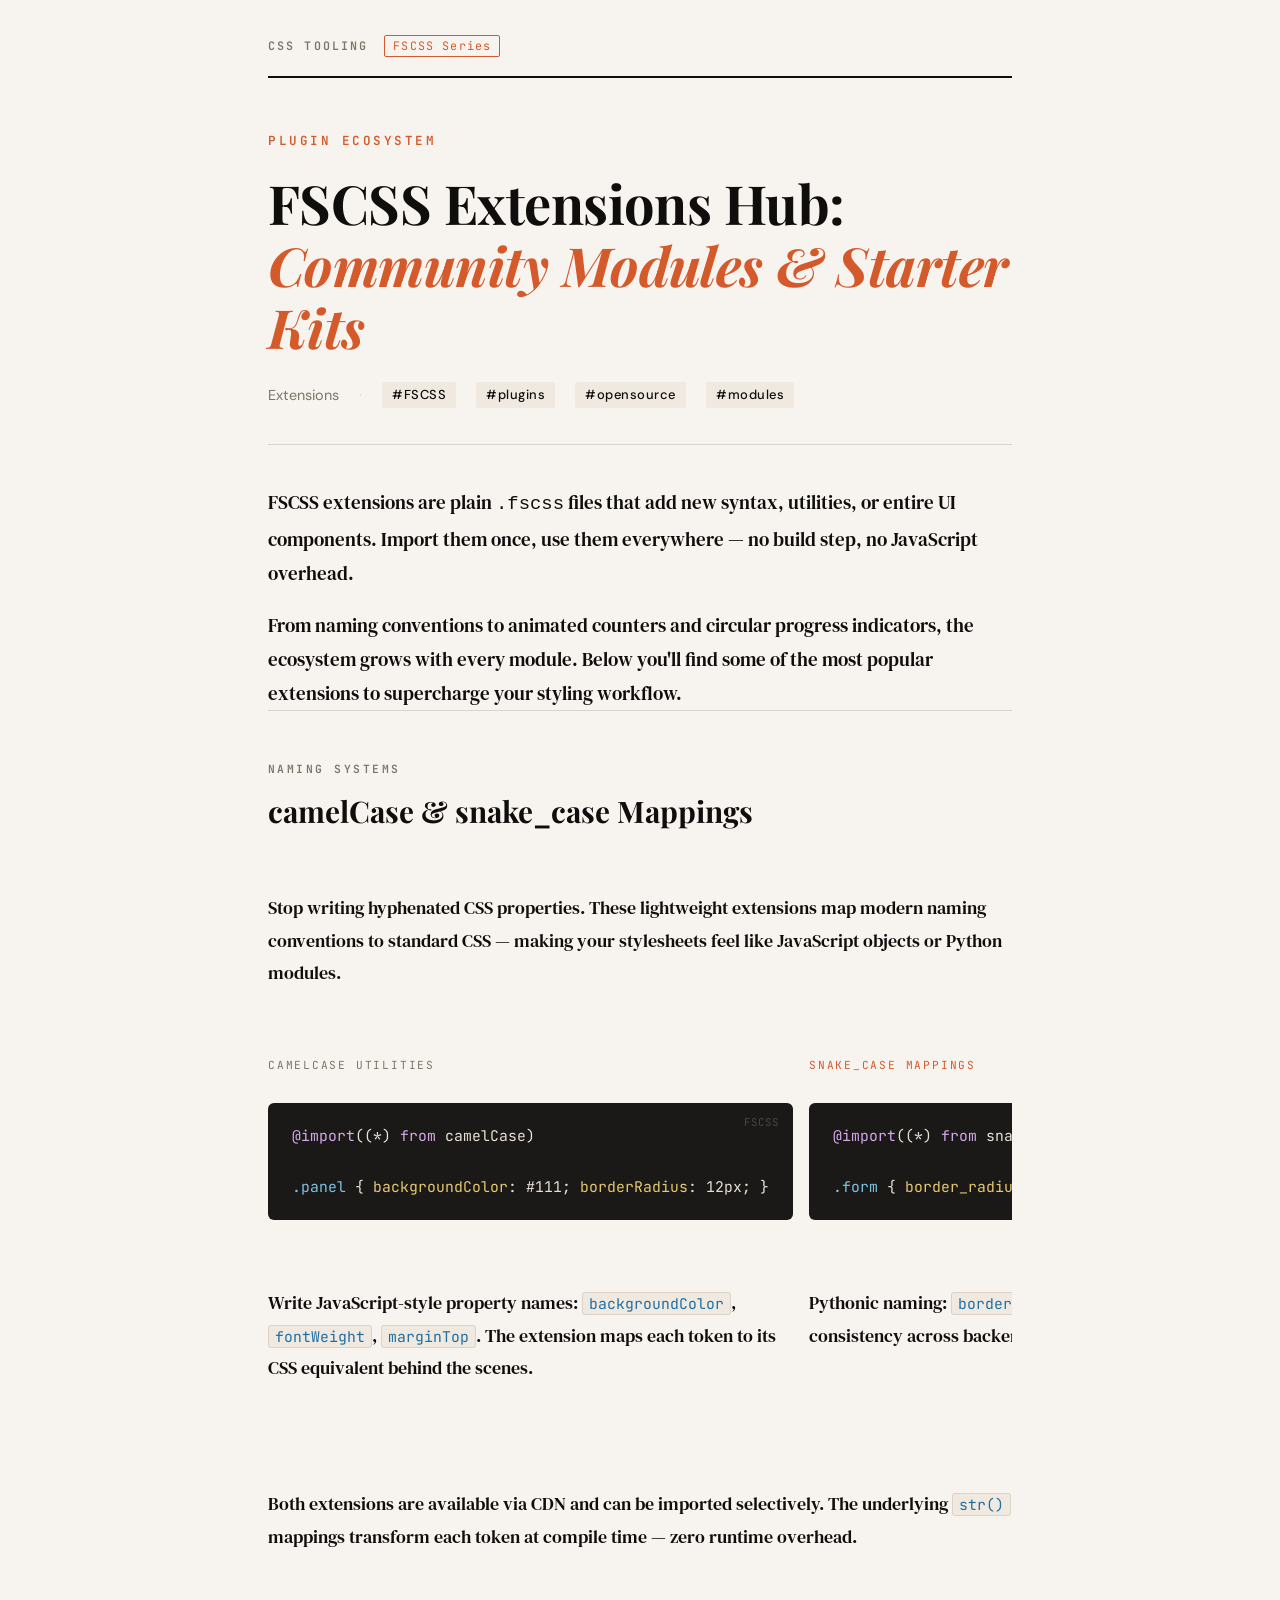
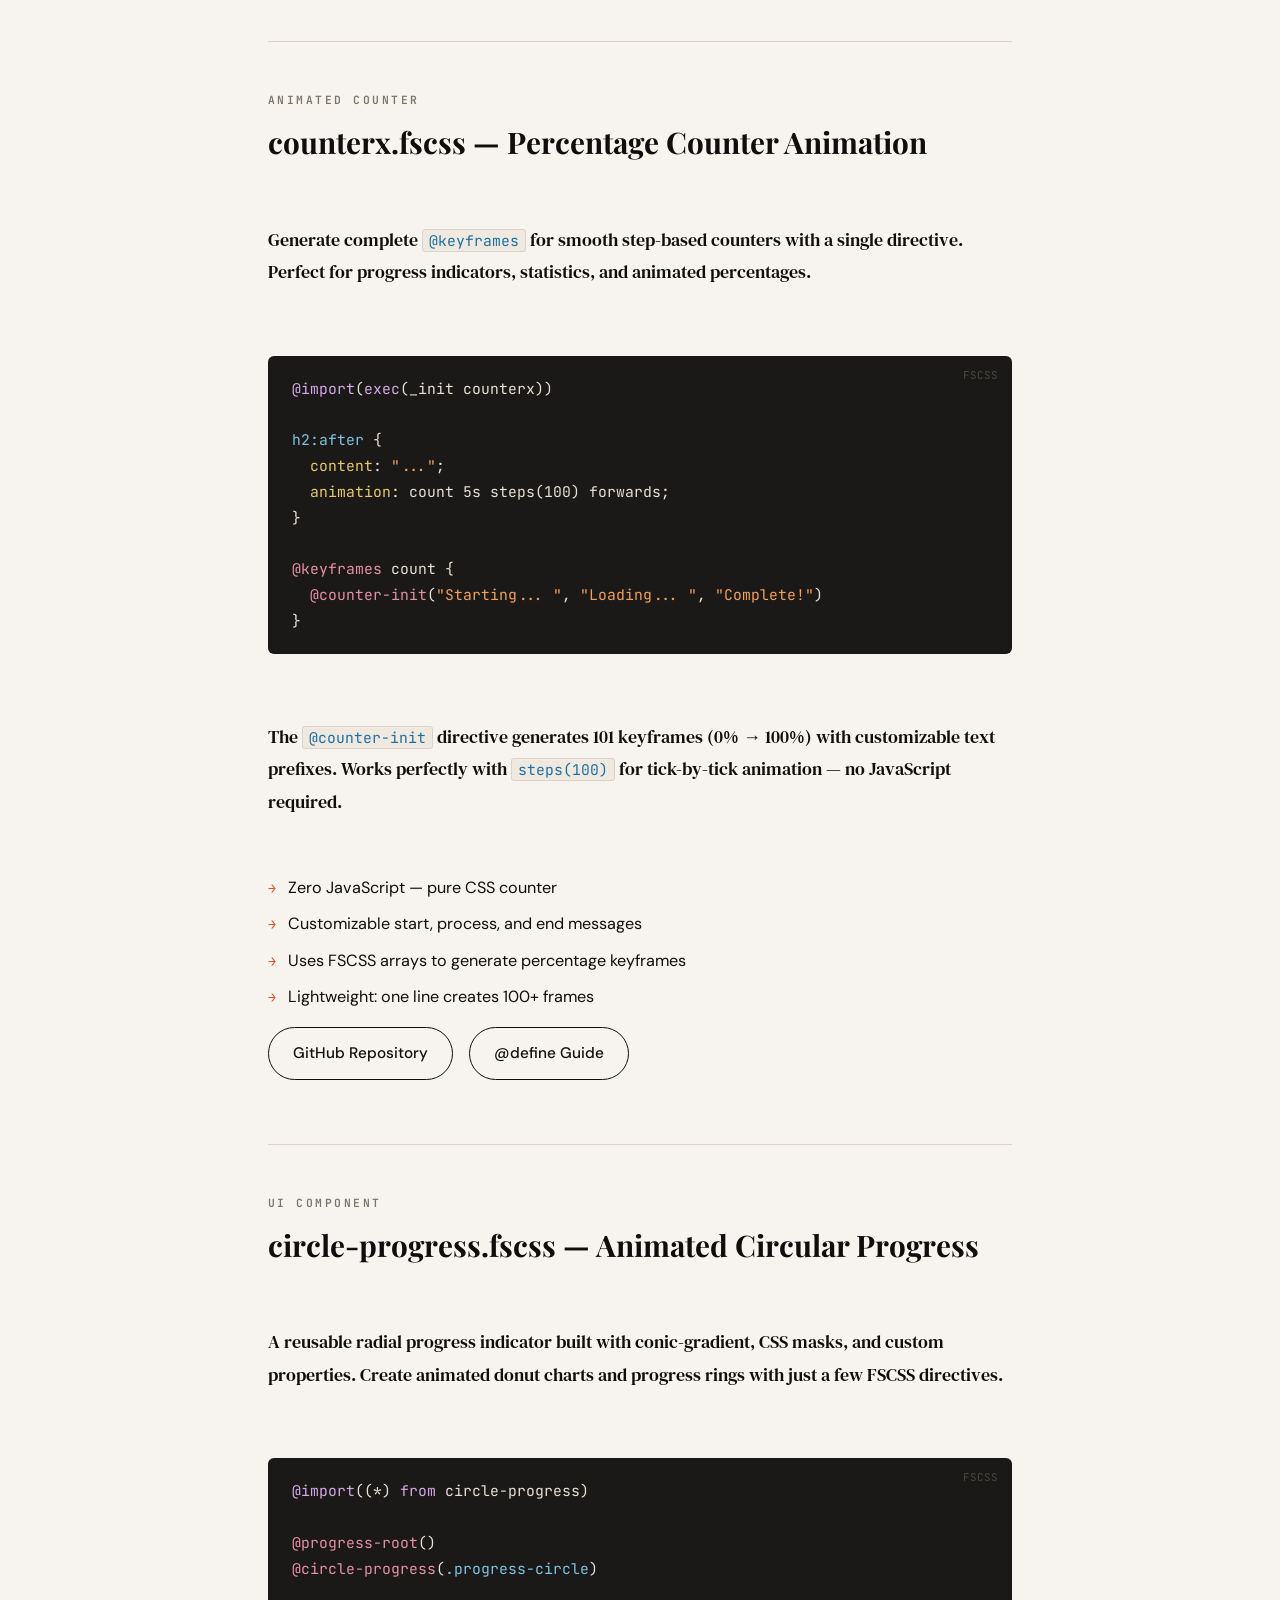
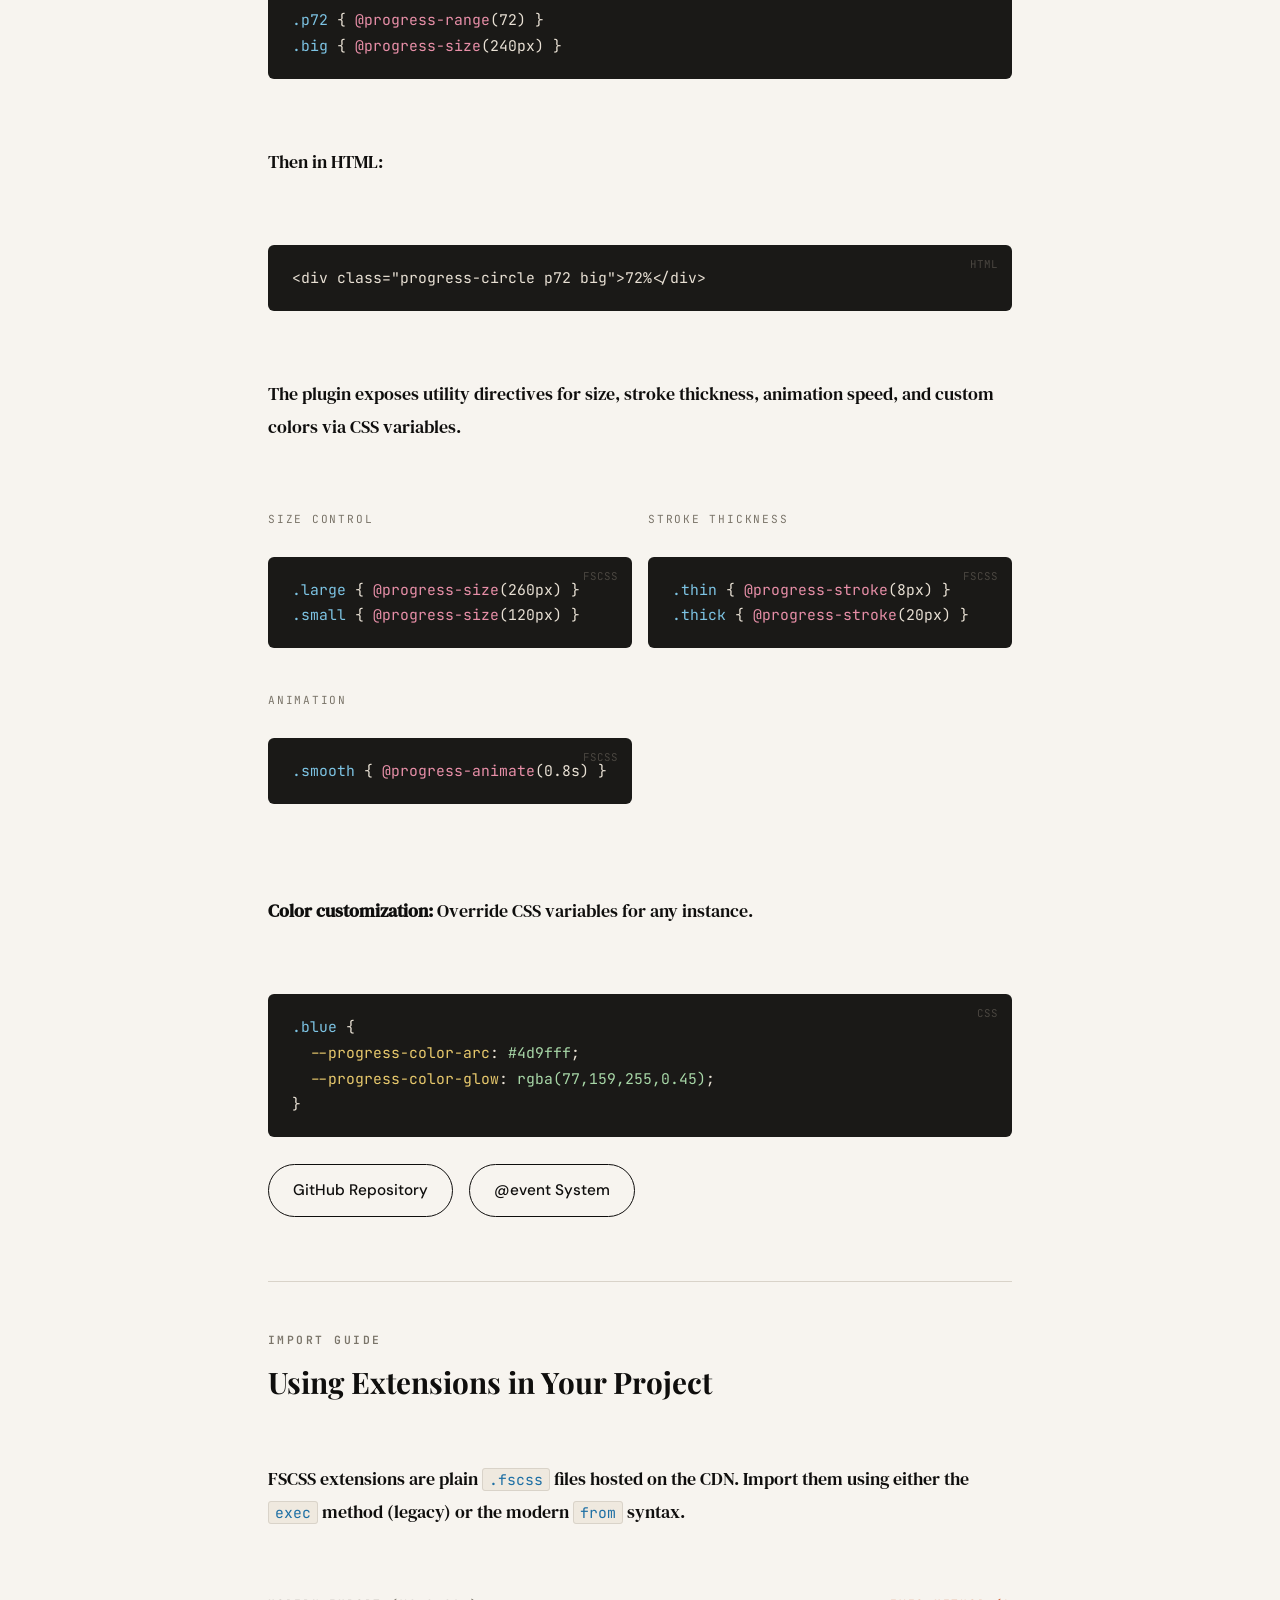
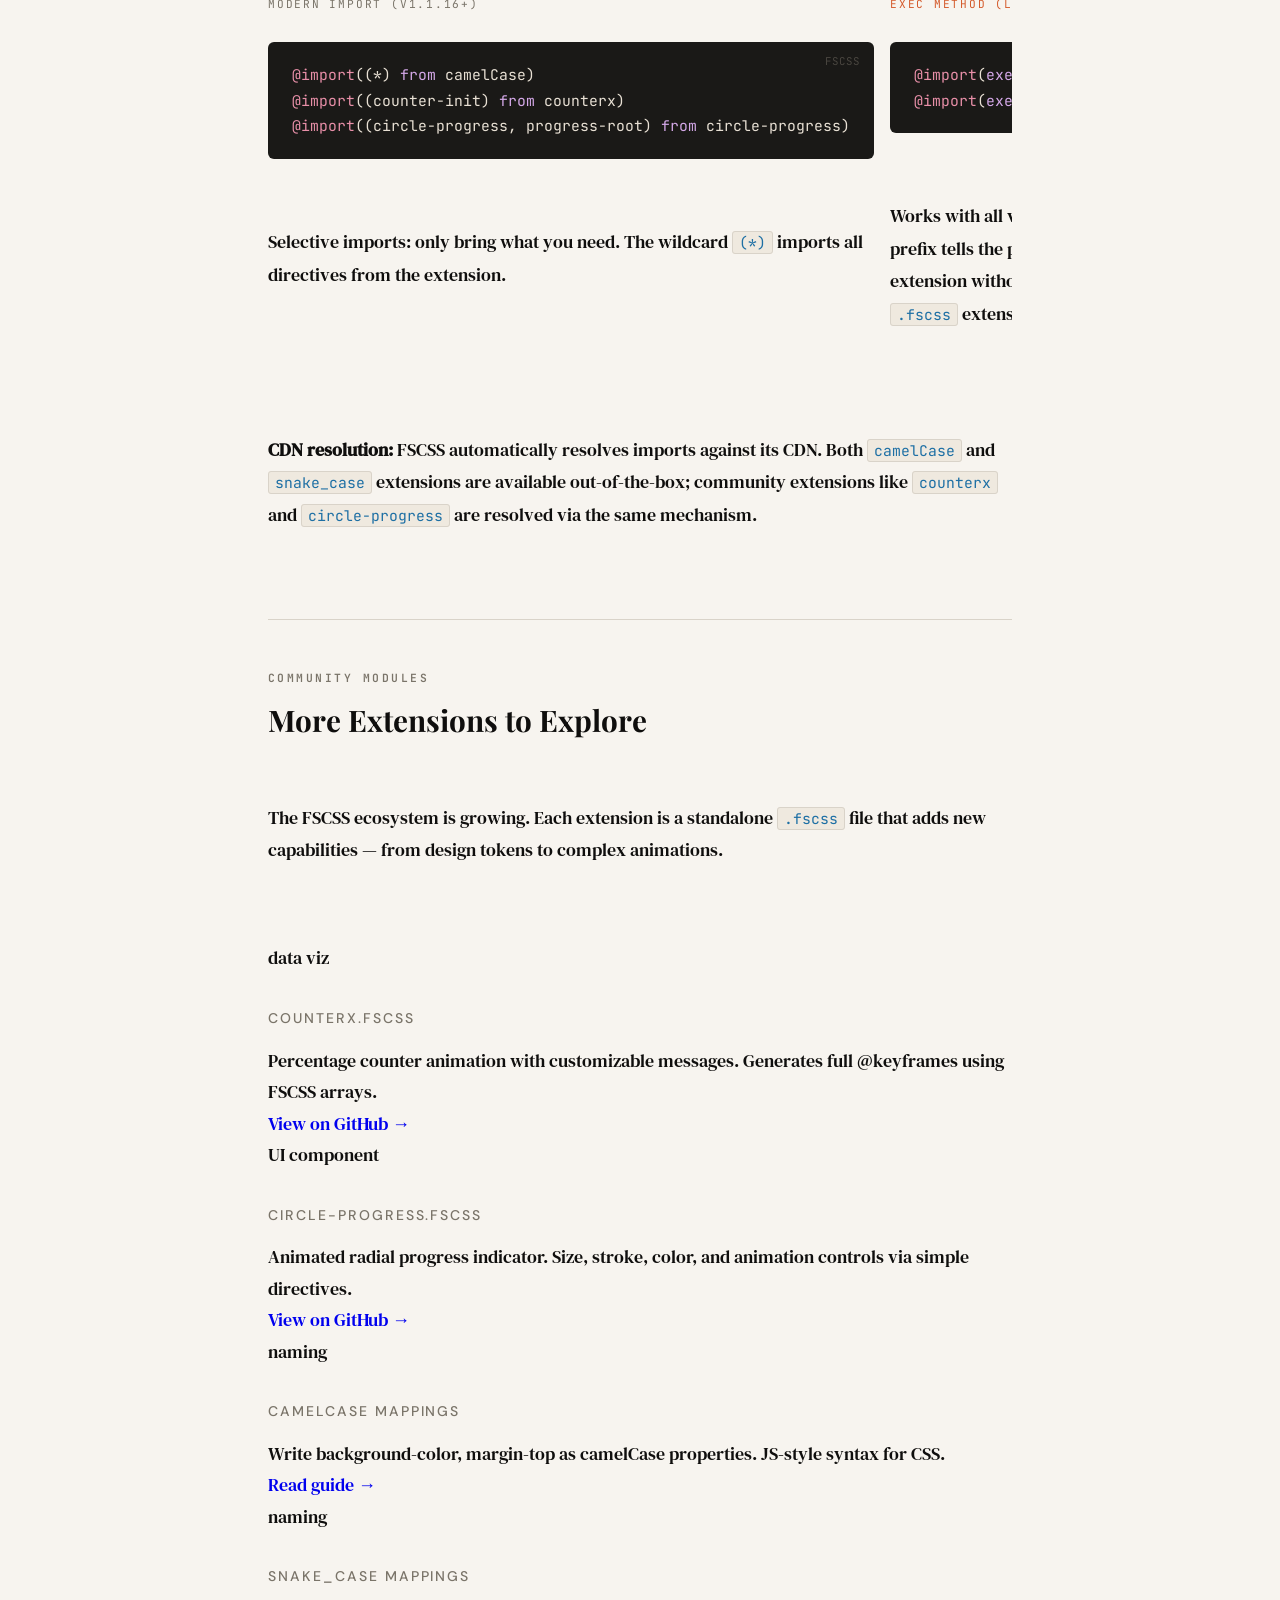
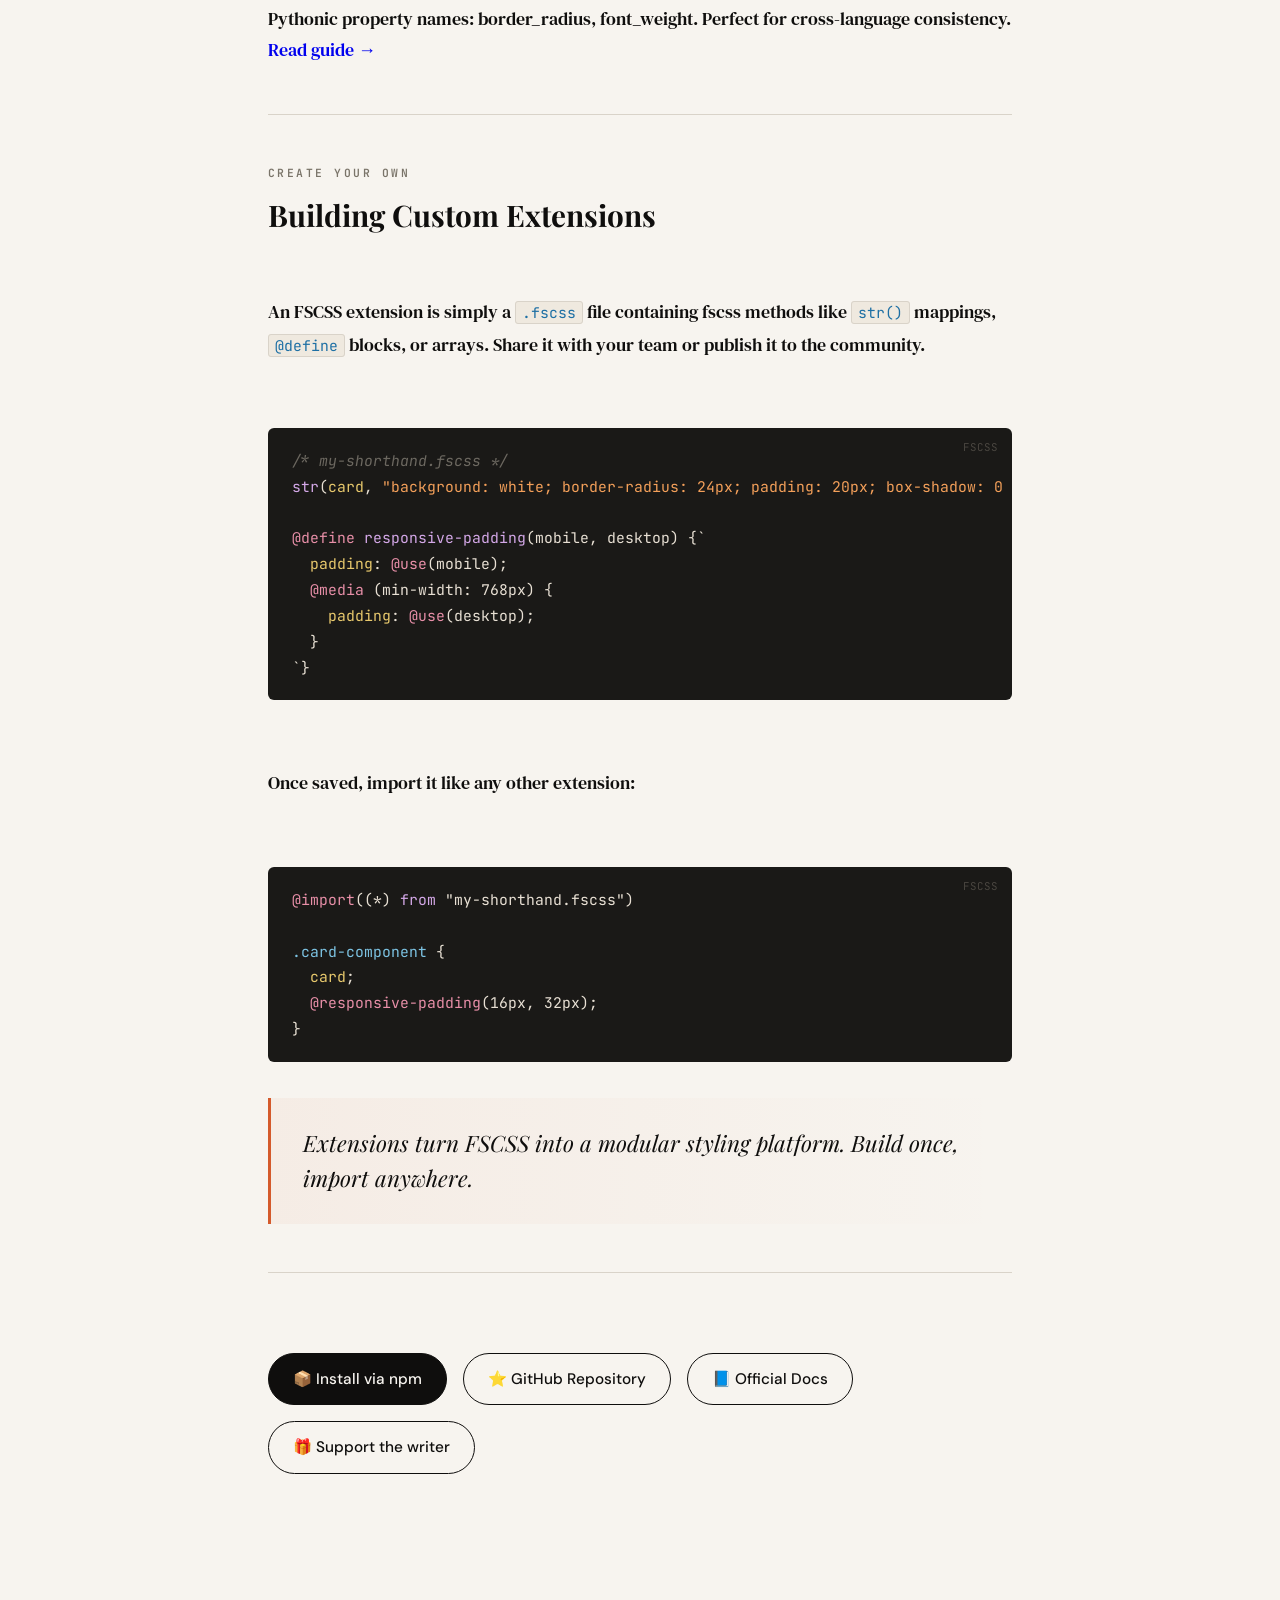
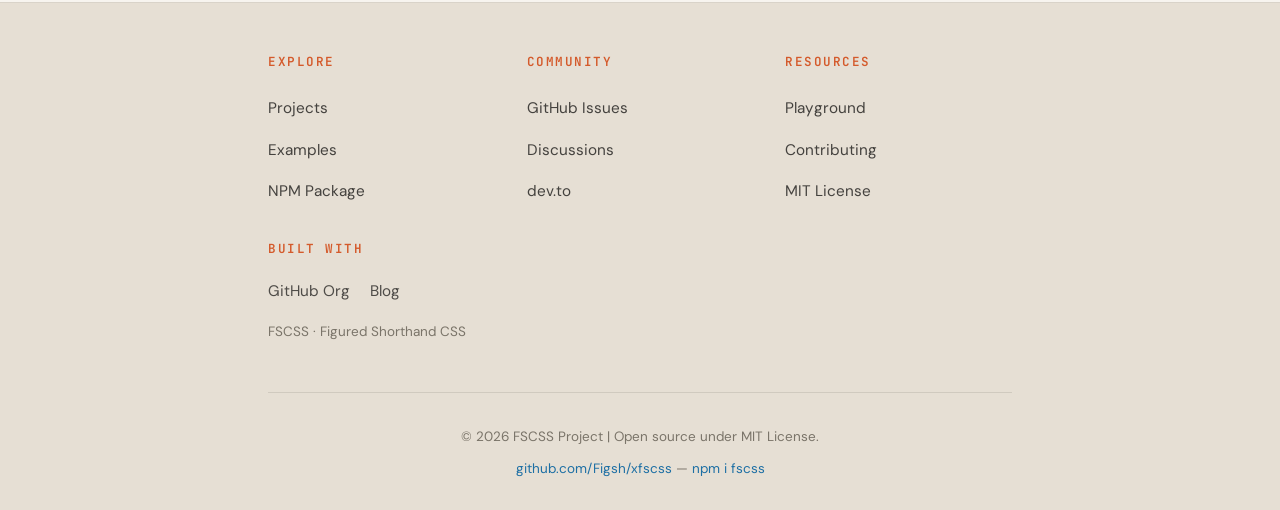
<file: extentions.html>
<!DOCTYPE html>
<html lang="en">
<head>
  <meta charset="UTF-8">
  <meta name="viewport" content="width=device-width, initial-scale=1.0, viewport-fit=cover">
  
  <!-- Canonical -->
  <link rel="canonical" href="https://figsh.devtem.org/extensions">
  <link rel="icon" href="/fscss.png">
  <!-- Title -->
  <title>FSCSS Extensions Hub — Community Modules & Starter Kits | Modern CSS Preprocessor</title>
  
  <!-- Primary SEO -->
  <meta name="description" content="Discover the FSCSS extension ecosystem: camelCase, snake_case mappings, counterx animated counters, circle-progress component. Import community modules as .fscss files.">
  <meta name="keywords" content="FSCSS extensions, camelCase CSS, snake_case CSS, counterx.fscss, circle-progress.fscss, FSCSS plugins, CSS preprocessor modules">
  <meta name="author" content="Figsh">
  <meta name="robots" content="index, follow">
  <meta name="theme-color" content="#111827">
  <meta name="language" content="en-US">
  
  <!-- Open Graph -->
  <meta property="og:title" content="FSCSS Extensions Hub — Community Modules & Starter Kits">
  <meta property="og:description" content="Import ready-to-use FSCSS extensions: JavaScript-style camelCase, Pythonic snake_case, animated counters, and circular progress components. Build faster with community modules.">
  <meta property="og:type" content="website">
  <meta property="og:url" content="https://figsh.devtem.org/extensions">
  <meta property="og:image" content="https://fscss.devtem.org/fscss.png">
  <meta property="og:image:alt" content="FSCSS Extensions Showcase">
  <meta property="og:site_name" content="FSCSS">
  <meta property="og:locale" content="en_US">
  
  <!-- Twitter -->
  <meta name="twitter:card" content="summary_large_image">
  <meta name="twitter:title" content="FSCSS Extensions Hub — Community Modules">
  <meta name="twitter:description" content="Plug-and-play FSCSS extensions: camelCase, snake_case, counterx, circle-progress. No build tools, just import and use.">
  <meta name="twitter:image" content="https://fscss.devtem.org/fscss.png">
  <meta name="twitter:site" content="@fscss_ttr">
  <meta name="twitter:creator" content="@MrFigsh">
  
  <!-- Performance -->
  <link rel="preconnect" href="https://fonts.googleapis.com">
  <link rel="preconnect" href="https://fonts.gstatic.com" crossorigin>
  
  <!-- Fonts -->
  <link href="https://fonts.googleapis.com/css2?family=Playfair+Display:ital,wght@0,700;1,400&family=DM+Serif+Text:ital@0;1&family=JetBrains+Mono:wght@400;600&family=DM+Sans:wght@300;400;500;600&display=swap" rel="stylesheet">
  
  <!-- Styles -->
  <link rel="stylesheet" href="/assets/styles/general.css">
  
  <!-- Structured Data: CollectionPage -->
  <script type="application/ld+json">
    {
      "@context": "https://schema.org",
      "@type": "CollectionPage",
      "name": "FSCSS Extensions Hub",
      "description": "Official and community extensions for FSCSS including naming conventions, animated counters, and UI components.",
      "url": "https://figsh.devtem.org/extensions"
    }
  </script>
</head>
<body>

<div class="container">
  <!-- MASTHEAD -->
  <header class="masthead">
    <span class="masthead-label">CSS Tooling</span>
    <a href="/projects"><span class="masthead-series">FSCSS Series</span></a>
  </header>

  <!-- HERO -->
  <section class="hero">
    <p class="hero-eyebrow">Plugin Ecosystem</p>
    <h1>FSCSS Extensions Hub: <em>Community Modules & Starter Kits</em></h1>
    <div class="hero-meta">
      <span>Extensions</span>
      <span class="dot">·</span>
      <span class="tag">#FSCSS</span>
      <span class="tag">#plugins</span>
      <span class="tag">#opensource</span>
      <span class="tag">#modules</span>
    </div>
  </section>

  <!-- OPENING VIGNETTE -->
  <div class="vignette">
    <p style="font-size:1.05rem; line-height:1.8;">FSCSS extensions are plain <code>.fscss</code> files that add new syntax, utilities, or entire UI components. Import them once, use them everywhere — no build step, no JavaScript overhead.</p>
    <p style="margin-top: 1rem; font-size:1.05rem; line-height:1.8;">From naming conventions to animated counters and circular progress indicators, the ecosystem grows with every module. Below you'll find some of the most popular extensions to supercharge your styling workflow.</p>
  </div>

  <!-- SECTION: core naming extensions -->
  <section class="section">
    <p class="section-label">Naming Systems</p>
    <h2>camelCase & snake_case Mappings</h2>
    <div class="prose">
      <p>Stop writing hyphenated CSS properties. These lightweight extensions map modern naming conventions to standard CSS — making your stylesheets feel like JavaScript objects or Python modules.</p>
    </div>
    <div class="compare" style="margin-top: 1.5rem;">
      <div class="compare-col">
        <p class="compare-label">camelCase Utilities</p>
        <div class="code-block" data-lang="fscss">
          <code><span class="fn">@import</span>((*) <span class="fn">from</span> camelCase)<br>
<span class="selector">.panel</span> { <span class="property">backgroundColor</span>: #111; <span class="property">borderRadius</span>: 12px; }</code>
        </div>
        <div class="prose" style="margin-top: 0.75rem;">
          <p>Write JavaScript-style property names: <code>backgroundColor</code>, <code>fontWeight</code>, <code>marginTop</code>. The extension maps each token to its CSS equivalent behind the scenes.</p>
        </div>
      </div>
      <div class="compare-col">
        <p class="compare-label new">snake_case Mappings</p>
        <div class="code-block" data-lang="fscss">
          <code><span class="fn">@import</span>((*) <span class="fn">from</span> snake_case)<br>
<span class="selector">.form</span> { <span class="property">border_radius</span>: 12px; <span class="property">background_color</span>: #f5f5f5; }</code>
        </div>
        <div class="prose" style="margin-top: 0.75rem;">
          <p>Pythonic naming: <code>border_radius</code>, <code>font_weight</code>, <code>margin_top</code>. Keep consistency across backend and frontend codebases.</p>
        </div>
      </div>
    </div>
    <div class="prose" style="margin-top: 1rem;">
      <p>Both extensions are available via CDN and can be imported selectively. The underlying <code>str()</code> mappings transform each token at compile time — zero runtime overhead.</p>
    </div>
  </section>

  <!-- SECTION: counterx.fscss -->
  <section class="section">
    <p class="section-label">Animated Counter</p>
    <h2>counterx.fscss — Percentage Counter Animation</h2>
    <div class="prose">
      <p>Generate complete <code>@keyframes</code> for smooth step-based counters with a single directive. Perfect for progress indicators, statistics, and animated percentages.</p>
    </div>
    <div class="code-block" data-lang="fscss">
      <code><span class="fn">@import</span>(<span class="fn">exec</span>(_init counterx))

<span class="selector">h2:after</span> {
  <span class="property">content</span>: <span class="string">"..."</span>;
  <span class="property">animation</span>: count 5s steps(100) forwards;
}

<span class="at">@keyframes</span> count {
  <span class="at">@counter-init</span>(<span class="string">"Starting... "</span>, <span class="string">"Loading... "</span>, <span class="string">"Complete!"</span>)
}</code>
    </div>
    <div class="prose">
      <p>The <code>@counter-init</code> directive generates 101 keyframes (0% → 100%) with customizable text prefixes. Works perfectly with <code>steps(100)</code> for tick-by-tick animation — no JavaScript required.</p>
    </div>
    <div class="feature-list" style="margin: 1rem 0;">
      <li>Zero JavaScript — pure CSS counter</li>
      <li>Customizable start, process, and end messages</li>
      <li>Uses FSCSS arrays to generate percentage keyframes</li>
      <li>Lightweight: one line creates 100+ frames</li>
    </div>
    <div class="cta-group" style="margin-top: 1rem; justify-content: flex-start;">
      <a href="https://github.com/Figsh/counterx.fscss" class="btn btn-outline" target="_blank" rel="noopener noreferrer"> GitHub Repository</a>
      <a href="https://fscss.devtem.org/define" class="btn btn-outline" target="_blank" rel="noopener noreferrer"> @define Guide</a>
    </div>
  </section>

  <!-- SECTION: circle-progress.fscss -->
  <section class="section">
    <p class="section-label">UI Component</p>
    <h2>circle-progress.fscss — Animated Circular Progress</h2>
    <div class="prose">
      <p>A reusable radial progress indicator built with conic-gradient, CSS masks, and custom properties. Create animated donut charts and progress rings with just a few FSCSS directives.</p>
    </div>
    <div class="code-block" data-lang="fscss">
      <code><span class="fn">@import</span>((*) <span class="fn">from</span> circle-progress)

<span class="at">@progress-root</span>()
<span class="at">@circle-progress</span>(<span class="selector">.progress-circle</span>)

<span class="selector">.p72</span> { <span class="at">@progress-range</span>(72) }
<span class="selector">.big</span> { <span class="at">@progress-size</span>(240px) }</code>
    </div>
    <div class="prose">
      <p>Then in HTML:</p>
    </div>
    <div class="code-block" data-lang="html">
      <code>&lt;div class="progress-circle p72 big"&gt;72%&lt;/div&gt;</code>
    </div>
    <div class="prose">
      <p>The plugin exposes utility directives for size, stroke thickness, animation speed, and custom colors via CSS variables.</p>
    </div>
    <div class="compare" style="margin-top: 1.5rem;">
      <div class="compare-col">
        <p class="compare-label">Size Control</p>
        <div class="code-block" data-lang="fscss">
          <code><span class="selector">.large</span> { <span class="at">@progress-size</span>(260px) }
<span class="selector">.small</span> { <span class="at">@progress-size</span>(120px) }</code>
        </div>
      </div>
      <div class="compare-col">
        <p class="compare-label">Stroke Thickness</p>
        <div class="code-block" data-lang="fscss">
          <code><span class="selector">.thin</span> { <span class="at">@progress-stroke</span>(8px) }
<span class="selector">.thick</span> { <span class="at">@progress-stroke</span>(20px) }</code>
        </div>
      </div>
      <div class="compare-col">
        <p class="compare-label">Animation</p>
        <div class="code-block" data-lang="fscss">
          <code><span class="selector">.smooth</span> { <span class="at">@progress-animate</span>(0.8s) }</code>
        </div>
      </div>
    </div>
    <div class="prose" style="margin-top: 1rem;">
      <p><strong>Color customization:</strong> Override CSS variables for any instance.</p>
    </div>
    <div class="code-block" data-lang="css">
      <code><span class="selector">.blue</span> {
  <span class="property">--progress-color-arc</span>: <span class="value">#4d9fff</span>;
  <span class="property">--progress-color-glow</span>: <span class="value">rgba(77,159,255,0.45)</span>;
}</code>
    </div>
    <div class="cta-group" style="margin-top: 1.5rem; justify-content: flex-start;">
      <a href="https://github.com/Figsh/Circle-progress.fscss" class="btn btn-outline" target="_blank" rel="noopener noreferrer"> GitHub Repository</a>
      <a href="https://fscss.devtem.org/event" class="btn btn-outline" target="_blank" rel="noopener noreferrer">@event System</a>
    </div>
  </section>

  <!-- SECTION: how to import extensions (detailed) -->
  <section class="section">
    <p class="section-label">Import Guide</p>
    <h2>Using Extensions in Your Project</h2>
    <div class="prose">
      <p>FSCSS extensions are plain <code>.fscss</code> files hosted on the CDN. Import them using either the <code>exec</code> method (legacy) or the modern <code>from</code> syntax.</p>
    </div>
    <div class="compare" style="margin-top: 1.5rem;">
      <div class="compare-col">
        <p class="compare-label">Modern Import (v1.1.16+)</p>
        <div class="code-block" data-lang="fscss">
          <code><span class="at">@import</span>((*) <span class="fn">from</span> camelCase)
<span class="at">@import</span>((counter-init) <span class="fn">from</span> counterx)
<span class="at">@import</span>((circle-progress, progress-root) <span class="fn">from</span> circle-progress)</code>
        </div>
        <div class="prose"><p>Selective imports: only bring what you need. The wildcard <code>(*)</code> imports all directives from the extension.</p></div>
      </div>
      <div class="compare-col">
        <p class="compare-label new">exec Method (legacy)</p>
        <div class="code-block" data-lang="fscss">
          <code><span class="at">@import</span>(<span class="fn">exec</span>(_init camelCase))
<span class="at">@import</span>(<span class="fn">exec</span>(_init counterx))</code>
        </div>
        <div class="prose"><p>Works with all versions. The <code>_init</code> prefix tells the parser to load the extension without specifying the <code>.fscss</code> extension.</p></div>
      </div>
    </div>
    <div class="prose" style="margin-top: 1rem;">
      <p><strong>CDN resolution:</strong> FSCSS automatically resolves imports against its CDN. Both <code>camelCase</code> and <code>snake_case</code> extensions are available out-of-the-box; community extensions like <code>counterx</code> and <code>circle-progress</code> are resolved via the same mechanism.</p>
    </div>
  </section>

  <!-- SECTION: full extension grid (community modules) -->
  <section class="section">
    <p class="section-label">Community Modules</p>
    <h2>More Extensions to Explore</h2>
    <div class="prose">
      <p>The FSCSS ecosystem is growing. Each extension is a standalone <code>.fscss</code> file that adds new capabilities — from design tokens to complex animations.</p>
    </div>
    <div class="project-grid" style="margin-top: 2rem;">
      <div class="project-card">
        <div class="project-meta"> data viz</div>
        <h3>counterx.fscss</h3>
        <p>Percentage counter animation with customizable messages. Generates full @keyframes using FSCSS arrays.</p>
        <a href="https://github.com/Figsh/counterx.fscss" class="project-link" target="_blank">View on GitHub →</a>
      </div>
      <div class="project-card">
        <div class="project-meta"> UI component</div>
        <h3>circle-progress.fscss</h3>
        <p>Animated radial progress indicator. Size, stroke, color, and animation controls via simple directives.</p>
        <a href="https://github.com/Figsh/Circle-progress.fscss" class="project-link" target="_blank">View on GitHub →</a>
      </div>
      <div class="project-card">
        <div class="project-meta">naming</div>
        <h3>camelCase Mappings</h3>
        <p>Write background-color, margin-top as camelCase properties. JS-style syntax for CSS.</p>
        <a href="/how_to_use_camelcase_fscss" class="project-link">Read guide →</a>
      </div>
      <div class="project-card">
        <div class="project-meta"> naming</div>
        <h3>snake_case Mappings</h3>
        <p>Pythonic property names: border_radius, font_weight. Perfect for cross-language consistency.</p>
        <a href="/how_to_use_snakecase_fscss" class="project-link">Read guide →</a>
      </div>
    </div>
  </section>

  <!-- SECTION: how to build your own extension -->
  <section class="section">
    <p class="section-label">Create Your Own</p>
    <h2>Building Custom Extensions</h2>
    <div class="prose">
      <p>An FSCSS extension is simply a <code>.fscss</code> file containing fscss methods like <code>str()</code> mappings, <code>@define</code> blocks, or arrays. Share it with your team or publish it to the community.</p>
    </div>
    <div class="code-block" data-lang="fscss">
      <code><span class="comment">/* my-shorthand.fscss */</span>
<span class="fn">str</span>(<span class="property">card</span>, <span class="string">"background: white; border-radius: 24px; padding: 20px; box-shadow: 0 8px 20px rgba(0,0,0,0.05);"</span>)

<span class="at">@define</span> <span class="fn">responsive-padding</span>(mobile, desktop) {`
  <span class="property">padding</span>: <span class="at">@use</span>(mobile);
  <span class="at">@media</span> (min-width: 768px) {
    <span class="property">padding</span>: <span class="at">@use</span>(desktop);
  }
`}</code>
    </div>
    <div class="prose">
      <p>Once saved, import it like any other extension:</p>
    </div>
    <div class="code-block" data-lang="fscss">
      <code><span class="at">@import</span>((*) <span class="fn">from</span> "my-shorthand.fscss")

<span class="selector">.card-component</span> {
  <span class="property">card</span>;
  <span class="at">@responsive-padding</span>(16px, 32px);
}</code>
    </div>
    <div class="pull-quote" style="margin: 2rem 0 0 0;">
      <p>Extensions turn FSCSS into a modular styling platform. Build once, import anywhere.</p>
    </div>
  </section>

  <!-- CTA GROUP (same as main) -->
  <section class="section">
    <div class="cta-group">
      <a href="https://www.npmjs.com/package/fscss" class="btn" target="_blank" rel="noopener noreferrer">📦 Install via npm</a>
      <a href="https://github.com/fscss-ttr/FSCSS" class="btn btn-outline" target="_blank" rel="noopener noreferrer">⭐ GitHub Repository</a>
      <a href="https://fscss.devtem.org" class="btn btn-outline" target="_blank" rel="noopener noreferrer">📘 Official Docs</a>
      <a href="https://opencollective.com/Figsh" class="btn btn-outline" target="_blank" rel="noopener noreferrer">🎁 Support the writer</a>
    </div>
  </section>
</div>

<!-- FOOTER (identical to main) -->
<footer class="site-footer">
  <div class="footer-container">
    <div class="footer-grid">
      <div class="footer-col">
        <h4>Explore</h4>
        <ul class="footer-links">
          <li><a href="/projects" target="_blank">Projects</a></li>
          <li><a href="https://fscss.devtem.org/examples" target="_blank">Examples</a></li>
          <li><a href="https://www.npmjs.com/package/fscss" target="_blank">NPM Package</a></li>
        </ul>
      </div>
      <div class="footer-col">
        <h4>Community</h4>
        <ul class="footer-links">
          <li><a href="https://github.com/Figsh/xfscss/issues" target="_blank">GitHub Issues</a></li>
          <li><a href="https://github.com/fscss-ttr/FSCSS/discussions" target="_blank">Discussions</a></li>
          <li><a href="https://dev.to/fscss" target="_blank">dev.to</a></li>
        </ul>
      </div>
      <div class="footer-col">
        <h4>Resources</h4>
        <ul class="footer-links">
          <li><a href="https://fscss.devtem.org/compiler" target="_blank">Playground</a></li>
          <li><a href="https://github.com/fscss-ttr/FSCSS/blob/main/CONTRIBUTING.md" target="_blank">Contributing</a></li>
          <li><a href="https://github.com/Figsh/xfscss/blob/main/LICENSE" target="_blank">MIT License</a></li>
        </ul>
      </div>
      <div class="footer-col">
        <h4>Built with</h4>
        <div class="footer-social">
          <a href="https://github.com/fscss-ttr" target="_blank">GitHub Org</a>
          <a href="https://dev.to/fscss" target="_blank">Blog</a>
        </div>
        <div style="margin-top: 16px; font-family: 'DM Sans', sans-serif; font-size: 0.75rem; color: var(--muted);">
          FSCSS · Figured Shorthand CSS
        </div>
      </div>
    </div>
    <div class="footer-copyright">
      <p>2026 © FSCSS Project — Open source under MIT License. <br>Design your own CSS syntax, today.</p>
      <p style="margin-top: 8px;"><a href="https://github.com/Figsh/xfscss">github.com/Figsh/xfscss</a> — <a href="https://www.npmjs.com/package/fscss">npm i fscss</a></p>
    </div>
  </div>
</footer>
<script src="/assets/scripts/general.js"></script>
</body>
</html>
</file>
<file: assets/styles/general.css>
*, *::before, *::after { box-sizing: border-box; margin: 0; padding: 0; }

    :root {
      --ink:      #0f0e0d;
      --paper:    #f7f4ef;
      --muted:    #7a7469;
      --accent:   #d45a2b;
      --accent2:  #1d6fa4;
      --code-bg:  #1a1917;
      --code-fg:  #e8e0d4;
      --rule:     #d9d3c9;
      --tag-bg:   #efe9df;
      --footer-bg: #e6dfd4;
    }

    html { 
      font-size: 18px; 
      scroll-behavior: smooth;
    }

    body {
      background: var(--paper);
      color: var(--ink);
      font-family: 'DM Serif Text', serif;
      line-height: 1.75;
      -webkit-font-smoothing: antialiased;
      display: flex;
      flex-direction: column;
      min-height: 100vh;
    }
    a{
      text-decoration: none;
    }
    /* ── LAYOUT ─────────────────────────────────── */
    .container {
      max-width: 800px;
      margin: 0 auto;
      padding: 0 28px;
      width: 100%;
      flex: 1;
    }

    /* ── MASTHEAD ───────────────────────────────── */
    .masthead {
      border-bottom: 2px solid var(--ink);
      padding: 28px 0 16px;
      margin-bottom: 0;
      display: flex;
      align-items: baseline;
      gap: 16px;
      flex-wrap: wrap;
    }
    .masthead-label {
      font-family: 'JetBrains Mono', monospace;
      font-size: 0.65rem;
      font-weight: 600;
      letter-spacing: 0.18em;
      text-transform: uppercase;
      color: var(--muted);
    }
    .masthead-series {
      font-family: 'JetBrains Mono', monospace;
      font-size: 0.65rem;
      font-weight: 400;
      letter-spacing: 0.1em;
      color: var(--accent);
      border: 1px solid var(--accent);
      padding: 2px 8px;
      border-radius: 2px;
    }

    /* ── HERO ───────────────────────────────────── */
    .hero {
      padding: 52px 0 36px;
      border-bottom: 1px solid var(--rule);
    }
    .hero-eyebrow {
      font-family: 'JetBrains Mono', monospace;
      font-size: 0.7rem;
      font-weight: 600;
      letter-spacing: 0.2em;
      text-transform: uppercase;
      color: var(--accent);
      margin-bottom: 20px;
    }
    .hero h1 {
      font-family: 'Playfair Display', Georgia, serif;
      font-size: clamp(2rem, 5vw, 3rem);
      font-weight: 700;
      line-height: 1.15;
      letter-spacing: -0.01em;
      color: var(--ink);
      margin-bottom: 24px;
    }
    .hero h1 em {
      font-style: italic;
      color: var(--accent);
    }
    .hero-meta {
      display: flex;
      align-items: center;
      gap: 20px;
      font-family: 'DM Sans', sans-serif;
      font-size: 0.8rem;
      font-weight: 400;
      color: var(--muted);
      flex-wrap: wrap;
    }
    .hero-meta .dot { color: var(--rule); }
    .hero-meta .tag {
      background: var(--tag-bg);
      color: var(--ink);
      padding: 2px 10px;
      border-radius: 2px;
      font-weight: 500;
      font-size: 0.72rem;
      letter-spacing: 0.04em;
    }

    /* ── OPENING VIGNETTE ───────────────────────── */
    .vignette {
      padding: 40px 0 0;
    }
    .vignette-code-block {
      background: var(--code-bg);
      border-radius: 6px;
      padding: 24px 28px;
      margin: 28px 0;
      position: relative;
      overflow-x: auto;
    }
    .vignette-code-block::before {
      content: '';
      position: absolute;
      top: 0; left: 0;
      width: 3px; height: 100%;
      background: var(--accent);
    }
    .vignette-code-block code {
      font-family: 'JetBrains Mono', monospace;
      font-size: 0.82rem;
      line-height: 1.8;
      color: var(--code-fg);
      display: block;
      white-space: pre;
    }
    .comment { color: #6c6860; font-style: italic; }
    .selector { color: #7dc4e4; }
    .property { color: #e8c96d; }
    .value    { color: #a8d8a8; }
    .fn       { color: #d4a8e8; }
    .string   { color: #f4a05a; }
    .at       { color: #e88fa8; }
    .keyword  { color: #89d4c4; }

    /* ── PROSE ──────────────────────────────────── */
    .prose {
      padding: 40px 0;
    }
    .prose p {
      margin-bottom: 22px;
      font-size: 1rem;
      line-height: 1.8;
    }
    .prose p:last-child { margin-bottom: 0; }
    .prose strong {
      font-weight: 700;
      color: var(--ink);
    }
    .prose em { font-style: italic; }
    .prose code {
      font-family: 'JetBrains Mono', monospace;
      font-size: 0.82em;
      background: var(--tag-bg);
      border: 1px solid var(--rule);
      padding: 1px 6px;
      border-radius: 3px;
      color: var(--accent2);
    }

    /* ── SECTION ────────────────────────────────── */
    .section {
      padding: 48px 0;
      border-top: 1px solid var(--rule);
      max-width: 100%;
      overflow-x: auto;
    }
    .section-label {
      font-family: 'JetBrains Mono', monospace;
      font-size: 0.63rem;
      font-weight: 600;
      letter-spacing: 0.22em;
      text-transform: uppercase;
      color: var(--muted);
      margin-bottom: 14px;
    }
    .section h2 {
      font-family: 'Playfair Display', Georgia, serif;
      font-size: 1.65rem;
      font-weight: 700;
      line-height: 1.2;
      margin-bottom: 24px;
      color: var(--ink);
    }
    .section h2 .mono {
      font-family: 'JetBrains Mono', monospace;
      font-size: 1.3rem;
      color: var(--accent);
      font-weight: 600;
    }
    .section h3 {
      font-family: 'DM Sans', sans-serif;
      font-size: 0.78rem;
      font-weight: 500;
      letter-spacing: 0.14em;
      text-transform: uppercase;
      color: var(--muted);
      margin: 32px 0 14px;
    }

    /* ── CODE BLOCK ─────────────────────────────── */
    .code-block {
      background: var(--code-bg);
      border-radius: 6px;
      padding: 20px 24px;
      margin: 20px 0;
      overflow-x: auto;
      position: relative;
    }
    .code-block::after {
      content: attr(data-lang);
      position: absolute;
      top: 10px; right: 14px;
      font-family: 'JetBrains Mono', monospace;
      font-size: 0.6rem;
      letter-spacing: 0.1em;
      color: #4a4640;
      text-transform: uppercase;
    }
    .code-block code {
      font-family: 'JetBrains Mono', monospace;
      font-size: 0.82rem;
      line-height: 1.75;
      color: var(--code-fg);
      display: block;
      white-space: pre;
    }

    /* ── PULL QUOTE ─────────────────────────────── */
    .pull-quote {
      margin: 36px 0;
      padding: 28px 32px;
      border-left: 3px solid var(--accent);
      background: linear-gradient(to right, rgba(212,90,43,0.05), transparent);
    }
    .pull-quote p {
      font-family: 'Playfair Display', Georgia, serif;
      font-size: 1.25rem;
      font-style: italic;
      line-height: 1.55;
      color: var(--ink);
      margin: 0;
    }

    /* ── RULE TABLE ─────────────────────────────── */
    .rule-table {
      width: 100%;
      border-collapse: collapse;
      margin: 24px 0;
      font-family: 'DM Sans', sans-serif;
      font-size: 0.85rem;
    }
    .rule-table th {
      text-align: left;
      font-weight: 500;
      letter-spacing: 0.08em;
      text-transform: uppercase;
      font-size: 0.7rem;
      color: var(--muted);
      border-bottom: 2px solid var(--ink);
      padding: 8px 12px 10px;
    }
    .rule-table td {
      padding: 12px 12px;
      border-bottom: 1px solid var(--rule);
      vertical-align: top;
      line-height: 1.5;
    }
    .rule-table td code {
      font-family: 'JetBrains Mono', monospace;
      font-size: 0.8em;
      background: var(--tag-bg);
      border: 1px solid var(--rule);
      padding: 1px 5px;
      border-radius: 2px;
      color: var(--accent2);
    }
    .rule-table tr:last-child td { border-bottom: none; }

    /* ── FEATURE LIST ───────────────────────────── */
    .feature-list {
      list-style: none;
      margin: 20px 0;
      display: flex;
      flex-direction: column;
      gap: 12px;
    }
    .feature-list li {
      font-family: 'DM Sans', sans-serif;
      font-size: 0.9rem;
      display: flex;
      align-items: baseline;
      gap: 12px;
      line-height: 1.5;
    }
    .feature-list li::before {
      content: '→';
      font-family: 'JetBrains Mono', monospace;
      font-size: 0.75rem;
      color: var(--accent);
      flex-shrink: 0;
    }

    /* ── COMPARE GRID ───────────────────────────── */
    .compare {
      display: grid;
      grid-template-columns: 1fr 1fr;
      gap: 16px;
      margin: 24px 0;
    }
    .compare-label {
      font-family: 'JetBrains Mono', monospace;
      font-size: 0.62rem;
      letter-spacing: 0.16em;
      text-transform: uppercase;
      color: var(--muted);
      margin-bottom: 8px;
    }
    .compare-label.new { color: var(--accent); }

    /* ── BUTTON STYLES (CTA) ───────────────────── */
    .cta-group {
      display: flex;
      flex-wrap: wrap;
      gap: 16px;
      margin: 32px 0 16px;
    }
    .btn {
      display: inline-flex;
      align-items: center;
      gap: 8px;
      font-family: 'DM Sans', sans-serif;
      font-weight: 500;
      font-size: 0.85rem;
      padding: 12px 24px;
      border-radius: 40px;
      text-decoration: none;
      transition: all 0.2s ease;
      background: var(--ink);
      color: var(--paper);
      border: 1px solid var(--ink);
    }
    .btn-outline {
      background: transparent;
      color: var(--ink);
      border: 1px solid var(--ink);
    }
    .btn-outline:hover {
      background: var(--ink);
      color: var(--paper);
    }
    .btn:hover {
      transform: translateY(-2px);
      background: var(--accent);
      border-color: var(--accent);
      color: white;
    }

    /* ── FOOTER (fully enhanced) ────────────────── */
    .site-footer {
      background: var(--footer-bg);
      border-top: 1px solid var(--rule);
      margin-top: 64px;
      padding: 48px 0 32px;
      width: 100%;
    }
    .footer-container {
      max-width: 800px;
      margin: 0 auto;
      padding: 0 28px;
    }
    .footer-grid {
      display: grid;
      grid-template-columns: repeat(auto-fit, minmax(180px, 1fr));
      gap: 32px;
      margin-bottom: 48px;
    }
    .footer-col h4 {
      font-family: 'JetBrains Mono', monospace;
      font-size: 0.7rem;
      letter-spacing: 0.12em;
      text-transform: uppercase;
      color: var(--accent);
      margin-bottom: 18px;
      font-weight: 600;
    }
    .footer-links {
      list-style: none;
      display: flex;
      flex-direction: column;
      gap: 10px;
    }
    .footer-links li a {
      font-family: 'DM Sans', sans-serif;
      font-size: 0.85rem;
      color: var(--ink);
      text-decoration: none;
      opacity: 0.75;
      transition: opacity 0.2s, color 0.2s;
    }
    .footer-links li a:hover {
      opacity: 1;
      color: var(--accent);
      text-decoration: underline;
    }
    .footer-social {
      display: flex;
      gap: 20px;
      margin-top: 8px;
    }
    .footer-social a {
      font-family: 'DM Sans', sans-serif;
      font-size: 0.85rem;
      color: var(--ink);
      text-decoration: none;
      opacity: 0.7;
    }
    .footer-social a:hover {
      opacity: 1;
      color: var(--accent);
    }
    .footer-copyright {
      text-align: center;
      font-family: 'DM Sans', sans-serif;
      font-size: 0.75rem;
      color: var(--muted);
      border-top: 1px solid rgba(122, 116, 105, 0.2);
      padding-top: 32px;
      margin-top: 16px;
    }
    .footer-copyright a {
      color: var(--accent2);
      text-decoration: none;
    }
    .footer-copyright a:hover {
      text-decoration: underline;
    }

    @media (max-width: 640px) {
      .container { padding: 0 20px; }
      .footer-container { padding: 0 20px; }
      .compare { grid-template-columns: 1fr; }
      .hero h1 { font-size: 1.8rem; }
      .section h2 { font-size: 1.45rem; }
      .pull-quote p { font-size: 1.1rem; }
      .vignette-code-block { padding: 18px 20px; }
      .vignette-code-block code { font-size: 0.7rem; white-space: pre-wrap; word-break: break-word; }
      .code-block code { white-space: pre-wrap; word-break: break-word; }
    }
    @media (max-width: 480px) {
      .hero-meta { gap: 12px; }
      .masthead { flex-direction: column; align-items: flex-start; gap: 8px; }
      .btn { padding: 8px 18px; font-size: 0.8rem; }
    }
    
    pre {
      margin: 0;
      padding: 1.25rem;
      background: #0f172a;
      border-radius: 16px;
      overflow-x: auto;
      font-family: 'JetBrains Mono', monospace;
      font-size: 0.85rem;
      line-height: 1.5;
      color: #e2e8f0;
    }
    pre code {
      background: transparent;
      padding: 0;
      border-radius: 0;
      font-family: inherit;
      font-size: inherit;
    }
    .code-block {
      margin: 1.5rem 0;
    }
    .code-block pre {
      margin: 0;
    }
    .prose pre {
      margin: 1rem 0;
    }
    .feature-grid {
      display: grid;
      grid-template-columns: repeat(auto-fit, minmax(220px, 1fr));
      gap: 1.5rem;
      margin: 2rem 0;
    }
    .feature-card {
      background: var(--card-bg, #ffffff);
      border: 1px solid var(--border-light, #eef2f6);
      border-radius: 20px;
      padding: 1.25rem;
      text-align: center;
    }
    .feature-card h4 {
      font-family: 'DM Serif Text', serif;
      margin-bottom: 0.5rem;
      font-size: 1.2rem;
    }
    .feature-card p {
      font-size: 0.9rem;
      color: var(--muted, #4a5568);
    }
</file>
